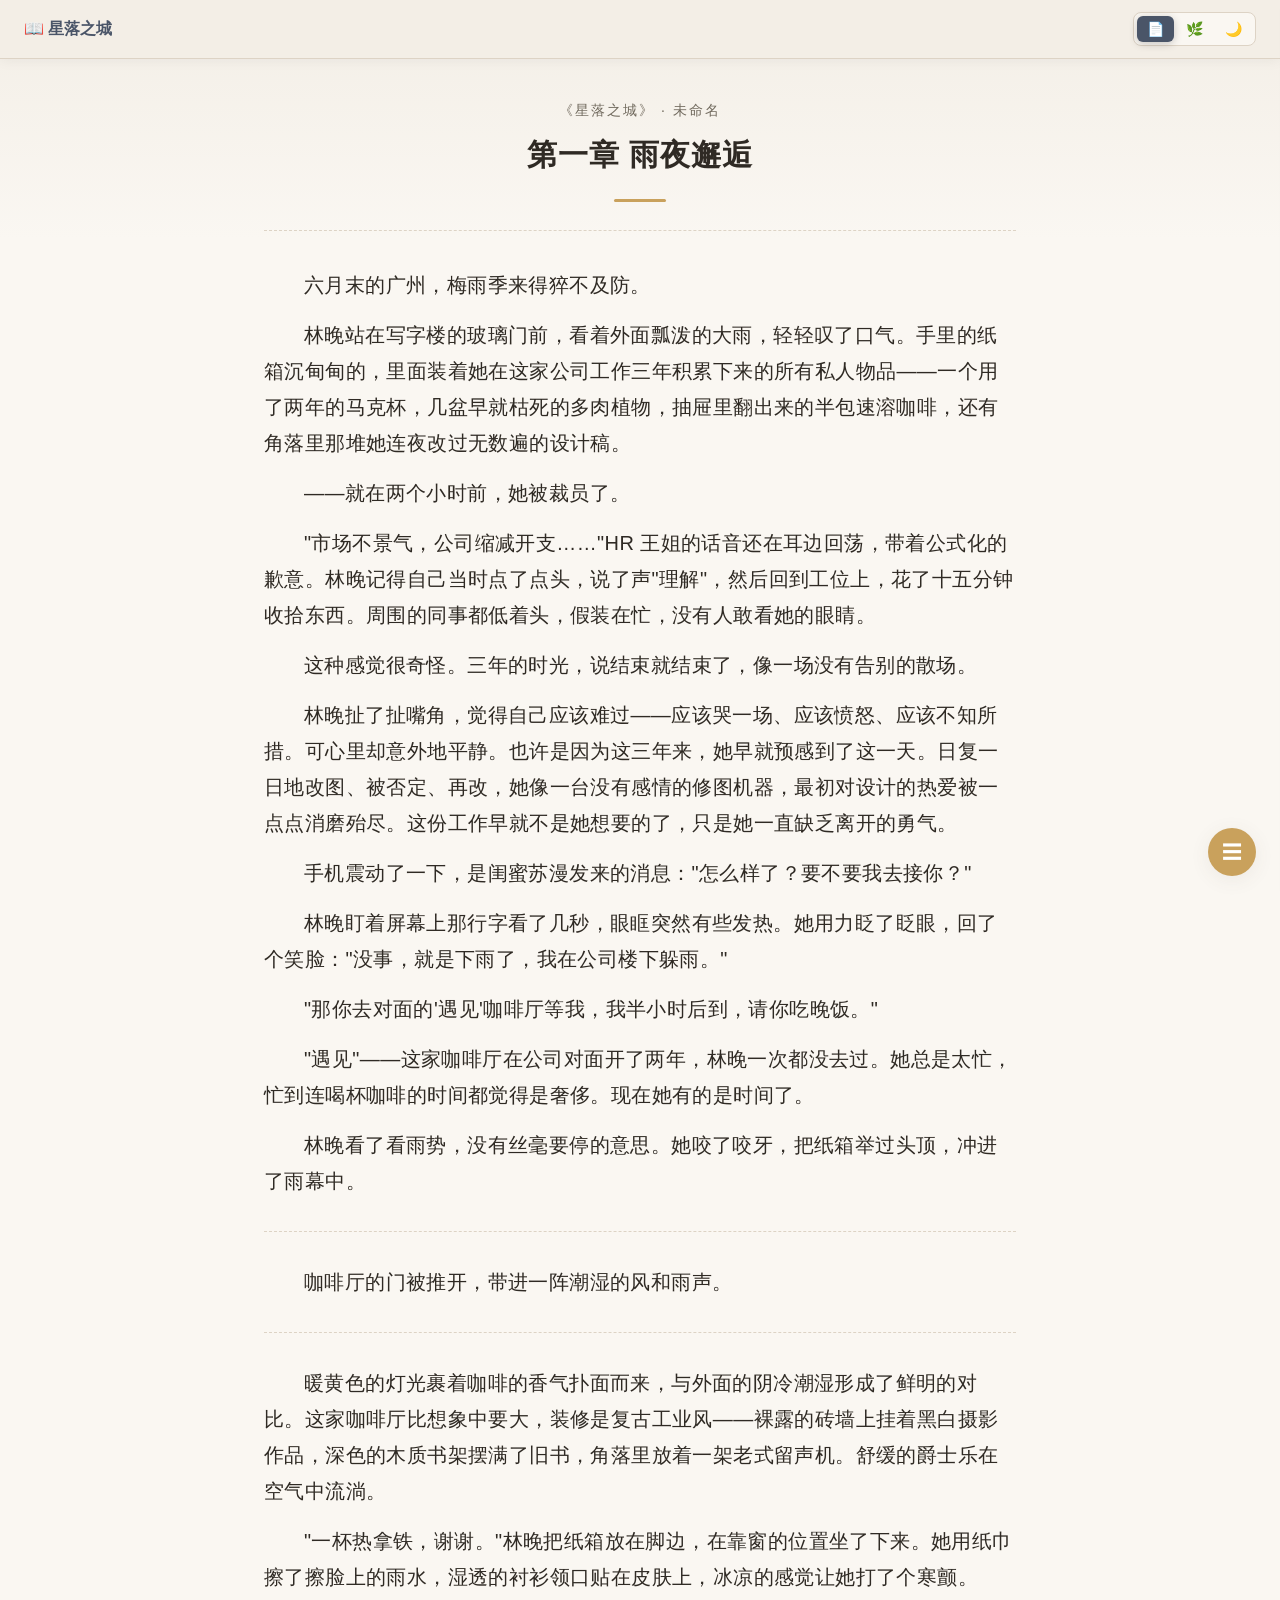
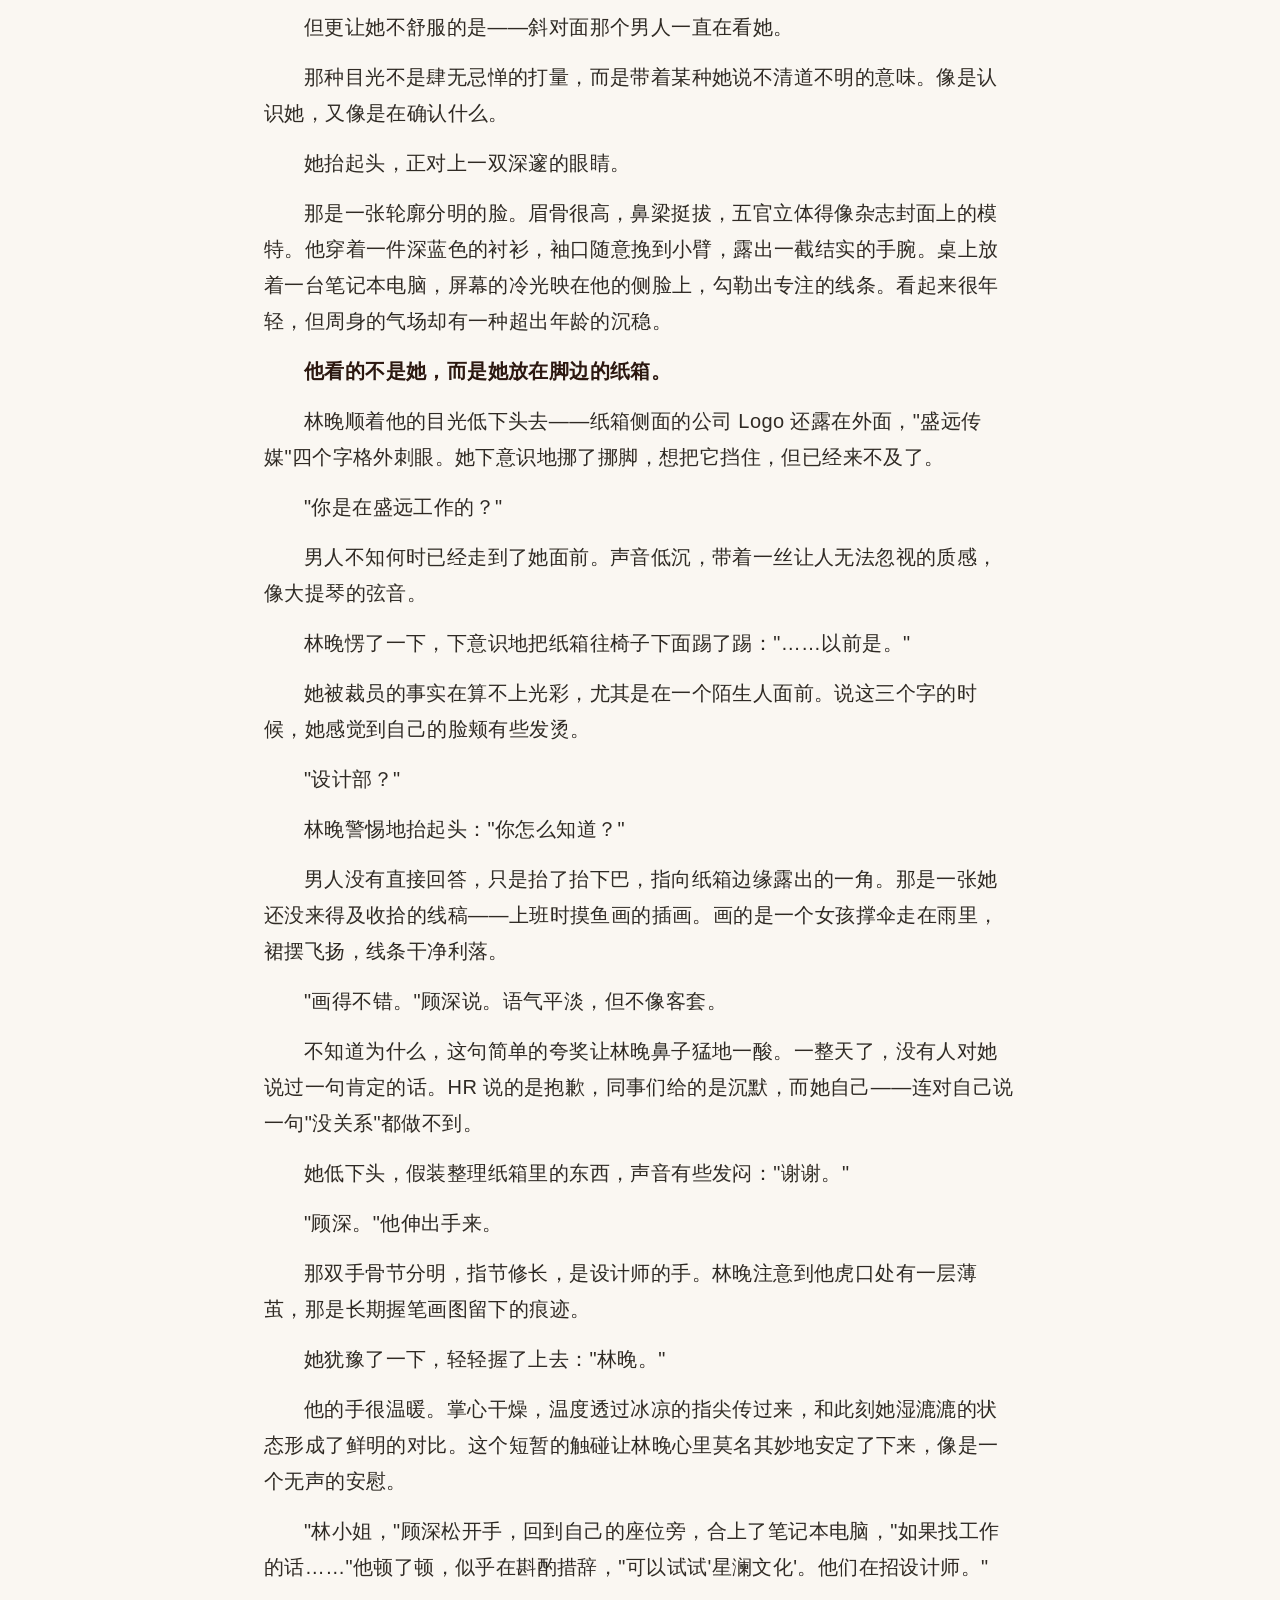
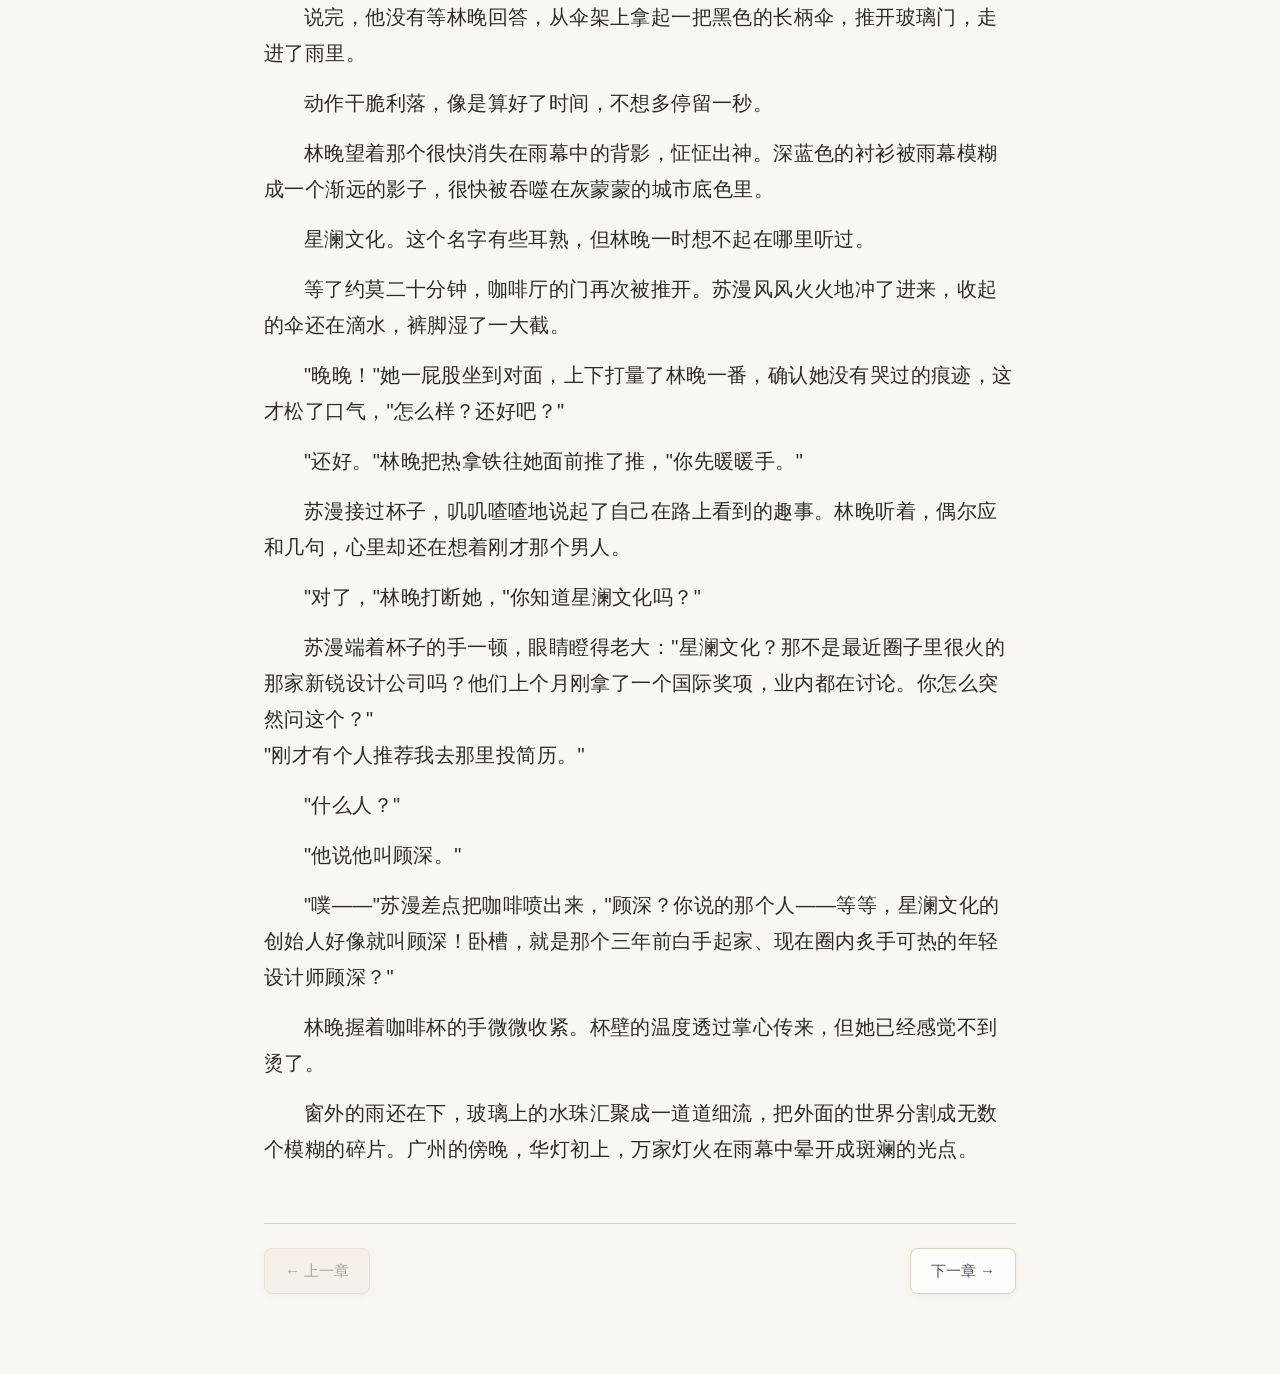
<file: reader.html>
<!DOCTYPE html>
<html lang="zh-CN" data-theme="paper">
<head>
<meta charset="UTF-8">
<meta name="viewport" content="width=device-width, initial-scale=1.0">
<title>阅读 - 星落之城</title>
<link rel="stylesheet" href="css/style.css">
<style>
html,body{overflow:auto;height:auto}
body{background:var(--bg-primary);background-image:linear-gradient(180deg,var(--bg-secondary) 0,var(--bg-primary) 240px);background-repeat:no-repeat;background-attachment:fixed}
.topbar{position:sticky;top:0;z-index:100;background:var(--bg-secondary);border-bottom:1px solid var(--border-color);padding:12px 24px;display:flex;align-items:center;justify-content:space-between;box-shadow:0 2px 12px rgba(0,0,0,.05)}
.brand{font-size:16px;font-weight:700;color:var(--accent);text-decoration:none;transition:color .2s ease;font-family:var(--font-serif)}
.brand:hover{color:var(--accent-hover)}
.container{max-width:800px;margin:0 auto;padding:40px 24px 80px}
.head{text-align:center;margin-bottom:36px;padding-bottom:28px;border-bottom:1px dashed var(--border-color);position:relative}
.head::after{content:'';display:block;width:52px;height:3px;border-radius:2px;background:var(--accent-secondary);margin:20px auto 0}
.book{font-size:14px;color:var(--text-muted);margin-bottom:10px;letter-spacing:2px}
.title{font-size:30px;font-weight:700;color:var(--text-primary);letter-spacing:1px;font-family:var(--font-serif)}
.content{font-size:20px;line-height:1.8;letter-spacing:.4px;color:var(--text-primary);word-break:break-word;font-family:var(--font-sans)}
.content>p{text-indent:2em;margin:.7em 0}
.content h1{font-size:26px;margin:36px 0 18px;padding-bottom:10px;border-bottom:2px solid var(--border-color);color:var(--text-primary)}
.content h2{font-size:22px;margin:30px 0 14px;color:var(--text-primary)}
.content h3{font-size:19px;margin:24px 0 12px;color:var(--text-primary)}
.content p{margin:14px 0}
.content strong{color:var(--strong-color);font-weight:600}
.content em{color:var(--em-color)}
.content blockquote{border-left:none;padding:14px 20px;margin:18px 0;background:var(--bg-card);border:1px solid var(--border-color);border-radius:6px;color:var(--text-secondary);font-style:italic}
.content blockquote>p{text-indent:0}
.content ul,.content ol{margin:14px 0;padding-left:32px}
.content li{margin:6px 0;line-height:1.9}
.content hr{border:none;border-top:1px dashed var(--border-color);margin:32px 0}
.content code{background:var(--bg-card);padding:2px 8px;border-radius:4px;font-family:var(--font-mono);font-size:15px;color:var(--code-color)}
.content pre{background:var(--bg-card);padding:18px 24px;border-radius:6px;overflow-x:auto;margin:18px 0;border:1px solid var(--border-color)}
.content pre code{background:none;padding:0;color:inherit}
.content a{color:var(--accent);text-decoration:none;border-bottom:1px solid transparent;transition:all .2s ease}
.content a:hover{text-decoration:underline}
.content table{width:100%;border-collapse:collapse;margin:14px 0}
.content th,.content td{padding:10px 14px;border:1px solid var(--border-color);text-align:left}
.content th{background:var(--bg-card);font-weight:600}
.content img{max-width:100%;border-radius:8px;margin:1em auto;display:block;box-shadow:0 2px 12px rgba(0,0,0,.08)}
.nav{display:flex;justify-content:space-between;gap:12px;margin-top:56px;padding-top:24px;border-top:1px solid var(--border-color)}
.nav a{color:var(--accent);text-decoration:none;font-size:15px;padding:10px 20px;border-radius:8px;background:var(--bg-card);border:1px solid var(--border-color);transition:all .25s ease;box-shadow:0 2px 8px rgba(0,0,0,.05)}
.nav a:hover{background:var(--bg-hover);transform:translateY(-2px);box-shadow:0 4px 12px rgba(0,0,0,.08)}
.nav a.disabled{color:var(--text-muted);pointer-events:none;opacity:.6;background:var(--bg-secondary)}
.toc-panel{position:fixed;top:0;right:-300px;width:280px;height:100vh;background:var(--bg-secondary);border-left:1px solid var(--border-color);padding:20px;overflow-y:auto;transition:right .3s ease;z-index:200;box-shadow:-4px 0 20px rgba(0,0,0,.08)}
.toc-panel.open{right:0}
.toc-panel h3{font-size:15px;margin-bottom:12px;color:var(--text-primary);padding-bottom:10px;border-bottom:1px solid var(--border-color)}
.toc-panel .toc-item{display:block;padding:9px 10px;border-radius:6px;color:var(--text-secondary);text-decoration:none;font-size:14px;transition:all .2s;white-space:nowrap;overflow:hidden;text-overflow:ellipsis}
.toc-panel .toc-item:hover{background:var(--bg-hover);color:var(--text-primary);padding-left:14px}
.toc-panel .toc-item.active{background:var(--bg-tertiary);color:var(--accent);font-weight:600;border-radius:6px}
.fab{position:fixed;bottom:24px;right:24px;width:48px;height:48px;border-radius:50%;background:var(--accent-secondary);color:#fff;border:none;font-size:20px;cursor:pointer;box-shadow:var(--shadow);z-index:150;transition:all .25s ease}
.fab:hover{transform:scale(1.1) rotate(4deg);background:#b88a4a}
.fab:active{transform:scale(.95)}
.empty{text-align:center;color:var(--text-muted);padding:80px 20px;font-size:16px}
@media(max-width:768px){
.topbar{padding:10px 16px}
.container{padding:24px 16px 60px}
.title{font-size:24px}
.content{font-size:17px;line-height:1.9}
.nav a{flex:1;text-align:center}
.toc-panel{width:240px}
}
@media (prefers-reduced-motion: reduce){
*{transition:none!important;animation:none!important}
}
</style>
</head>
<body>
<div class="topbar">
<a class="brand" href="reader.html">📖 星落之城</a>
<div class="theme-switch">
<button class="theme-btn active" data-theme="paper" title="暖纸">📄</button>
<button class="theme-btn" data-theme="green" title="护眼绿">🌿</button>
<button class="theme-btn" data-theme="dark" title="暗夜">🌙</button>
</div>
</div>
<div class="container">
<div class="head">
<div class="book" id="bookTitle"></div>
<div class="title" id="chapterTitle">加载中...</div>
</div>
<div class="content" id="content"><div class="empty">正在加载内容...</div></div>
<div class="nav">
<a href="#" id="prevBtn" class="disabled">← 上一章</a>
<a href="#" id="nextBtn" class="disabled">下一章 →</a>
</div>
</div>
<button class="fab" id="tocFab" title="目录">☰</button>
<div class="toc-panel" id="tocPanel">
<h3>📖 目录</h3>
<div id="tocList"></div>
</div>
<!-- 浮动快捷按钮 -->
<button class="back-to-top" id="backToTop2" title="回到顶部" onclick="window.scrollTo({top:0,behavior:'smooth'})">↑</button>
<button class="back-to-bottom" id="backToBottom2" title="跳到底部" onclick="window.scrollTo({top:document.body.scrollHeight,behavior:'smooth'})">↓</button>
<script src="data/novel.js?v=20260810-0114"></script>
<script src="js/config.js?v=20260810-0114"></script>
<script src="js/markdown.js?v=20260810-0114"></script>
<script src="js/reader.js"></script>
<script>
    var btt2 = document.getElementById('backToTop2');
    var btb2 = document.getElementById('backToBottom2');
    window.addEventListener('scroll', function() {
        var scrollY = window.scrollY;
        var isBottom = scrollY + window.innerHeight >= document.documentElement.scrollHeight - 100;
        btt2.classList.toggle('visible', scrollY > 300);
        btb2.classList.toggle('visible', scrollY > 300 && !isBottom);
    });
</script>
</body>
</html>
</file>
<file: css/style.css>
/* ========== Reset & Base ========== */
*, *::before, *::after {
    margin: 0;
    padding: 0;
    box-sizing: border-box;
}

:root {
    --radius: 8px;
    --radius-sm: 4px;
    --transition: all 0.25s ease;
    --sidebar-width: 280px;
    --toolbar-height: 60px;
    --font-mono: 'Cascadia Code', 'Fira Code', 'JetBrains Mono', Consolas, monospace;
    --font-sans: -apple-system, BlinkMacSystemFont, 'Segoe UI', 'PingFang SC', 'Hiragino Sans GB', 'Microsoft YaHei', sans-serif;
    --font-serif: Georgia, 'Noto Serif SC', 'Songti SC', 'SimSun', serif;
}

/* ========== Theme: Dark (Default) ========== */
[data-theme="dark"] {
    --bg-primary: #1a1a2e;
    --bg-secondary: #16213e;
    --bg-tertiary: #0f3460;
    --bg-card: #1e2746;
    --bg-hover: #253255;
    --text-primary: #e8e8e8;
    --text-secondary: #a0aec0;
    --text-muted: #636e7f;
    --accent: #e94560;
    --accent-hover: #ff6b81;
    --accent-secondary: #0f3460;
    --border-color: #2a3a5c;
    --shadow: 0 4px 20px rgba(0, 0, 0, 0.3);
    --code-color: #e6c384;
    --strong-color: #f0e6d3;
    --em-color: #d4c5a9;
}

/* ========== Theme: Green Eye-Care ========== */
[data-theme="green"] {
    --bg-primary: #e8f5e9;
    --bg-secondary: #dcedc8;
    --bg-tertiary: #c8e6c9;
    --bg-card: #f1f8e9;
    --bg-hover: #d0e0d0;
    --text-primary: #2e4632;
    --text-secondary: #4a5d4e;
    --text-muted: #7a8b7d;
    --accent: #2e7d32;
    --accent-hover: #388e3c;
    --accent-secondary: #a5d6a7;
    --border-color: #b8d0b8;
    --shadow: 0 4px 20px rgba(46, 125, 50, 0.15);
    --code-color: #558b2f;
    --strong-color: #1b5e20;
    --em-color: #33691e;
}

/* ========== Theme: Paper 暖纸 ========== */
[data-theme="paper"] {
    --bg-primary: #faf7f2;
    --bg-secondary: #f3eee6;
    --bg-tertiary: #eae3d8;
    --bg-card: #fffdf9;
    --bg-hover: #ece5d9;
    --text-primary: #2f2a24;
    --text-secondary: #5c544b;
    --text-muted: #716a5e;
    --accent: #4a5568;
    --accent-hover: #5a6b80;
    --accent-secondary: #c9a15c;
    --border-color: #ddd3c5;
    --shadow: 0 4px 20px rgba(90, 80, 60, 0.08);
    --code-color: #b7410e;
    --strong-color: #2c1810;
    --em-color: #8a6d3b;
}

html, body {
    height: 100%;
    overflow: hidden;
}

body {
    font-family: var(--font-sans);
    background: var(--bg-primary);
    color: var(--text-primary);
    display: flex;
    flex-direction: column;
    line-height: 1.6;
    transition: background-color 0.3s ease, color 0.3s ease;
    -webkit-font-smoothing: antialiased;
    -moz-osx-font-smoothing: grayscale;
    text-rendering: optimizeLegibility;
}

/* ========== Selection & Focus ========== */
::selection {
    background: var(--accent);
    color: #fff;
}

:focus-visible {
    outline: 2px solid var(--accent);
    outline-offset: 2px;
}

/* ========== Scrollbar ========== */
::-webkit-scrollbar {
    width: 6px;
    height: 6px;
}

::-webkit-scrollbar-track {
    background: transparent;
}

::-webkit-scrollbar-thumb {
    background: var(--border-color);
    border-radius: 3px;
}

::-webkit-scrollbar-thumb:hover {
    background: var(--text-muted);
}

/* ========== Toolbar ========== */
.toolbar {
    height: var(--toolbar-height);
    background: var(--bg-secondary);
    border-bottom: 1px solid var(--border-color);
    display: flex;
    align-items: center;
    justify-content: space-between;
    padding: 0 20px;
    flex-shrink: 0;
    z-index: 100;
}

.app-title {
    font-size: 18px;
    font-weight: 700;
    color: var(--accent);
    letter-spacing: 1px;
    font-family: var(--font-serif);
}

.book-title-display {
    font-size: 14px;
    color: var(--text-muted);
    margin-left: 12px;
    padding-left: 12px;
    border-left: 1px solid var(--border-color);
    font-weight: 400;
    max-width: 200px;
    overflow: hidden;
    text-overflow: ellipsis;
    white-space: nowrap;
}

.toolbar-left,
.toolbar-center,
.toolbar-right {
    display: flex;
    align-items: center;
    gap: 12px;
}

.toolbar-center {
    position: absolute;
    left: 50%;
    transform: translateX(-50%);
}

/* ========== Theme Switch ========== */
.theme-switch {
    display: flex;
    background: var(--bg-primary);
    border-radius: var(--radius);
    padding: 3px;
    border: 1px solid var(--border-color);
    gap: 2px;
}

.theme-btn {
    padding: 6px 10px;
    border: none;
    background: transparent;
    color: var(--text-secondary);
    font-size: 14px;
    cursor: pointer;
    border-radius: 6px;
    transition: var(--transition);
    font-family: var(--font-sans);
    font-weight: 500;
    line-height: 1;
}

.theme-btn:hover {
    color: var(--text-primary);
    background: var(--bg-hover);
}

.theme-btn.active {
    background: var(--accent);
    color: #fff;
    box-shadow: 0 2px 8px rgba(0, 0, 0, 0.2);
}

/* ========== Mode Switch ========== */
.mode-switch {
    display: flex;
    background: var(--bg-primary);
    border-radius: var(--radius);
    padding: 3px;
    border: 1px solid var(--border-color);
}

.mode-btn {
    padding: 6px 20px;
    border: none;
    background: transparent;
    color: var(--text-secondary);
    font-size: 14px;
    cursor: pointer;
    border-radius: 6px;
    transition: var(--transition);
    font-family: var(--font-sans);
    font-weight: 500;
}

.mode-btn:hover {
    color: var(--text-primary);
    background: var(--bg-hover);
}

.mode-btn.active {
    background: var(--accent);
    color: #fff;
    box-shadow: 0 2px 8px rgba(0, 0, 0, 0.25);
}

/* ========== Buttons ========== */
.btn {
    padding: 8px 16px;
    border: none;
    border-radius: var(--radius-sm);
    font-size: 13px;
    font-weight: 500;
    cursor: pointer;
    transition: var(--transition);
    font-family: var(--font-sans);
    white-space: nowrap;
    position: relative;
}

.btn:active {
    transform: scale(0.96);
}

.btn-primary {
    background: var(--accent);
    color: #fff;
}

.btn-primary:hover {
    background: var(--accent-hover);
    box-shadow: 0 2px 10px rgba(74, 85, 104, 0.25);
    transform: translateY(-1px);
}

.btn-secondary {
    background: var(--bg-tertiary);
    color: var(--text-secondary);
    border: 1px solid var(--border-color);
}

.btn-secondary:hover {
    background: var(--bg-hover);
    color: var(--text-primary);
}

/* 保存 = 主操作，收敛到暖纸靛灰蓝，与其他主操作统一 */
.btn-save {
    background: var(--accent);
    color: #fff;
}

.btn-save:hover {
    background: var(--accent-hover);
    box-shadow: 0 2px 10px rgba(74, 85, 104, 0.25);
    transform: translateY(-1px);
}

/* 中性操作（导出/刷新/图片）→ 暖灰，去高饱和 */
.btn-refresh,
.btn-image {
    background: var(--bg-tertiary);
    color: var(--text-secondary);
    border: 1px solid var(--border-color);
}

.btn-refresh:hover,
.btn-image:hover {
    background: var(--bg-hover);
    color: var(--text-primary);
}

.btn-refresh:active {
    transform: scale(0.96);
}

/* 危险操作（删图/删除）→ 降饱和赭红，贴近暖纸调性 */
.btn-remove-images,
.btn-danger {
    background: #9c5340;
    color: #fff;
}

.btn-remove-images:hover,
.btn-danger:hover {
    background: #ad6a50;
    box-shadow: 0 2px 10px rgba(156, 83, 64, 0.25);
    transform: translateY(-1px);
}

.btn-sm {
    padding: 4px 10px;
    font-size: 12px;
}

.btn-icon {
    padding: 6px 8px;
    background: transparent;
    border: none;
    color: var(--text-muted);
    cursor: pointer;
    border-radius: var(--radius-sm);
    transition: var(--transition);
    font-size: 14px;
    opacity: 0;
}

.chapter-item:hover .btn-icon {
    opacity: 1;
}

.btn-icon:hover {
    color: var(--text-primary);
    background: var(--bg-hover);
}

.btn-icon.danger:hover {
    color: var(--accent);
}

/* ========== Main Container ========== */
.main-container {
    display: flex;
    flex: 1;
    overflow: hidden;
}

/* ========== Sidebar ========== */
.sidebar {
    width: var(--sidebar-width);
    background: var(--bg-secondary);
    border-right: 1px solid var(--border-color);
    display: flex;
    flex-direction: column;
    flex-shrink: 0;
}

.sidebar-header {
    display: flex;
    align-items: center;
    justify-content: space-between;
    padding: 16px 18px 12px;
    border-bottom: 1px solid var(--border-color);
}

.sidebar-header h2 {
    font-size: 16px;
    font-weight: 600;
}

.chapter-count {
    font-size: 12px;
    color: var(--text-muted);
    background: var(--bg-primary);
    padding: 2px 10px;
    border-radius: 12px;
}

.chapter-list {
    flex: 1;
    overflow-y: auto;
    padding: 8px;
}

.chapter-item {
    display: flex;
    align-items: center;
    padding: 10px 12px;
    border-radius: var(--radius-sm);
    cursor: pointer;
    transition: var(--transition);
    margin-bottom: 2px;
    gap: 8px;
    user-select: none;
}

.chapter-item:hover {
    background: var(--bg-hover);
}

.chapter-item.active {
    background: var(--bg-tertiary);
    box-shadow: inset 0 0 0 1px var(--border-color);
    position: relative;
}

.chapter-item.active::before {
    content: '';
    position: absolute;
    left: 8px;
    top: 50%;
    transform: translateY(-50%);
    width: 5px;
    height: 5px;
    border-radius: 50%;
    background: var(--accent-secondary);
}

.chapter-item.active .chapter-number {
    margin-left: 9px;
}

.chapter-item.active .chapter-name {
    color: var(--text-primary);
    font-weight: 600;
}

.chapter-number {
    color: var(--text-muted);
    font-size: 12px;
    min-width: 20px;
    text-align: right;
    font-family: var(--font-mono);
}

.chapter-name {
    flex: 1;
    font-size: 14px;
    color: var(--text-secondary);
    overflow: hidden;
    text-overflow: ellipsis;
    white-space: nowrap;
}

.chapter-item-actions {
    display: flex;
    gap: 2px;
    margin-left: auto;
}

/* ========== Content Area ========== */
.content-area {
    flex: 1;
    display: flex;
    flex-direction: column;
    overflow: hidden;
    background: var(--bg-primary);
}

.chapter-title-bar {
    padding: 16px 24px 12px;
    border-bottom: 1px solid var(--border-color);
    flex-shrink: 0;
}

.chapter-title-input {
    width: 100%;
    background: transparent;
    border: none;
    color: var(--text-primary);
    font-size: 22px;
    font-weight: 700;
    font-family: var(--font-serif);
    outline: none;
    padding: 4px 0;
}

.chapter-title-input::placeholder {
    color: var(--text-muted);
}

/* ========== Editor Panel ========== */
.editor-panel {
    flex: 1;
    display: flex;
    flex-direction: column;
    overflow: hidden;
}

.editor-textarea {
    flex: 1;
    width: 100%;
    background: transparent;
    border: none;
    color: var(--text-primary);
    font-size: 18px;
    line-height: 1.9;
    padding: 24px 32px;
    font-family: var(--font-sans);
    resize: none;
    outline: none;
    overflow-y: auto;
    letter-spacing: 0.3px;
    caret-color: var(--accent);
}

.editor-textarea::placeholder {
    color: var(--text-muted);
    font-style: italic;
}

.editor-statusbar {
    display: flex;
    gap: 20px;
    padding: 8px 24px;
    background: var(--bg-secondary);
    border-top: 1px solid var(--border-color);
    font-size: 12px;
    color: var(--text-muted);
    font-family: var(--font-mono);
    flex-shrink: 0;
}

/* ========== Preview Panel ========== */
.preview-panel {
    flex: 1;
    overflow-y: auto;
    padding: 24px 32px;
}

.preview-content {
    max-width: 820px;
    margin: 0 auto;
    min-height: 100%;
    font-size: 17px;
    line-height: 1.9;
    letter-spacing: 0.3px;
    font-family: var(--font-sans);
}

.preview-placeholder {
    color: var(--text-muted);
    text-align: center;
    padding: 60px 0;
    font-size: 16px;
    font-family: var(--font-sans);
}

/* ========== Preview Markdown Styles ========== */
.preview-content h1 {
    font-size: 28px;
    font-weight: 700;
    margin: 24px 0 16px;
    padding-bottom: 8px;
    border-bottom: 2px solid var(--border-color);
    color: var(--text-primary);
}

.preview-content h2 {
    font-size: 22px;
    font-weight: 600;
    margin: 20px 0 12px;
    color: var(--text-primary);
}

.preview-content h3 {
    font-size: 18px;
    font-weight: 600;
    margin: 16px 0 10px;
    color: var(--text-primary);
}

.preview-content h4,
.preview-content h5,
.preview-content h6 {
    font-size: 16px;
    font-weight: 600;
    margin: 14px 0 8px;
    color: var(--text-primary);
}

.preview-content p {
    margin: 10px 0;
    line-height: 1.8;
    font-size: 18px;
}

.preview-content strong {
    font-weight: 600;
    color: var(--strong-color);
}

.preview-content em {
    font-style: italic;
    color: var(--em-color);
}

.preview-content blockquote {
    border-left: none;
    padding: 14px 20px;
    margin: 14px 0;
    background: var(--bg-card);
    border: 1px solid var(--border-color);
    border-radius: var(--radius-sm);
    color: var(--text-secondary);
    font-style: italic;
}

.preview-content blockquote p {
    margin: 4px 0;
}

.preview-content ul,
.preview-content ol {
    margin: 10px 0;
    padding-left: 28px;
}

.preview-content li {
    margin: 4px 0;
    line-height: 1.7;
}

.preview-content hr {
    border: none;
    border-top: 1px solid var(--border-color);
    margin: 24px 0;
}

.preview-content code {
    background: var(--bg-card);
    padding: 2px 8px;
    border-radius: 4px;
    font-family: var(--font-mono);
    font-size: 14px;
    color: var(--code-color);
}

.preview-content pre {
    background: var(--bg-card);
    padding: 16px 20px;
    border-radius: var(--radius-sm);
    overflow-x: auto;
    margin: 14px 0;
    border: 1px solid var(--border-color);
}

.preview-content pre code {
    background: none;
    padding: 0;
    border-radius: 0;
    color: inherit;
}

.preview-content a {
    color: var(--accent);
    text-decoration: none;
}

.preview-content a:hover {
    text-decoration: underline;
}

.preview-content img {
    max-width: 100%;
    height: auto;
    border-radius: var(--radius-sm);
    margin: 14px auto;
    display: block;
    box-shadow: 0 2px 12px rgba(0,0,0,0.1);
    transition: transform 0.2s ease;
}

.preview-content img:hover {
    transform: scale(1.01);
}

.preview-content table {
    width: 100%;
    border-collapse: collapse;
    margin: 14px 0;
}

.preview-content th,
.preview-content td {
    padding: 10px 14px;
    border: 1px solid var(--border-color);
    text-align: left;
}

.preview-content th {
    background: var(--bg-card);
    font-weight: 600;
}

.preview-content tr:nth-child(even) {
    background: rgba(255, 255, 255, 0.02);
}

/* ========== Image Modal Tabs ========== */
.image-modal-tabs {
    display: flex;
    gap: 4px;
    margin-bottom: 16px;
    background: var(--bg-primary);
    border-radius: var(--radius-sm);
    padding: 3px;
    border: 1px solid var(--border-color);
}

.image-tab {
    flex: 1;
    padding: 8px 12px;
    border: none;
    background: transparent;
    color: var(--text-secondary);
    font-size: 14px;
    font-family: var(--font-sans);
    cursor: pointer;
    border-radius: 4px;
    transition: var(--transition);
    font-weight: 500;
}

.image-tab:hover {
    color: var(--text-primary);
    background: var(--bg-hover);
}

.image-tab.active {
    background: var(--accent);
    color: #fff;
    box-shadow: 0 2px 8px rgba(0,0,0,0.15);
}

.image-tab-content {
    min-height: 120px;
}

.image-tab-desc {
    color: var(--text-secondary);
    margin-bottom: 12px;
    font-size: 14px;
    line-height: 1.6;
}

.image-tab-hint {
    font-size: 12px;
    color: var(--text-muted);
    margin-top: 8px;
}

.image-preview-box {
    margin-top: 12px;
    padding: 12px;
    background: var(--bg-primary);
    border-radius: var(--radius-sm);
    border: 1px solid var(--border-color);
    text-align: center;
}

.image-preview-box img {
    max-width: 100%;
    max-height: 200px;
    border-radius: 4px;
    object-fit: contain;
}

.image-file-info {
    font-size: 12px;
    color: var(--text-muted);
    margin-top: 6px;
    word-break: break-all;
}

.image-url-preview-box {
    margin-top: 12px;
    padding: 12px;
    background: var(--bg-primary);
    border-radius: var(--radius-sm);
    border: 1px solid var(--border-color);
    text-align: center;
}

.image-url-preview-box img {
    max-width: 100%;
    max-height: 200px;
    border-radius: 4px;
    object-fit: contain;
}

.image-url-preview-box .url-preview-error {
    color: var(--accent);
    font-size: 13px;
    padding: 20px;
}

/* ========== Modal ========== */
.modal-overlay {
    position: fixed;
    top: 0;
    left: 0;
    right: 0;
    bottom: 0;
    background: rgba(0, 0, 0, 0.6);
    display: flex;
    align-items: center;
    justify-content: center;
    z-index: 1000;
    backdrop-filter: blur(4px);
    animation: overlayIn 0.2s ease;
}

.modal {
    background: var(--bg-secondary);
    border: 1px solid var(--border-color);
    border-radius: var(--radius);
    width: 400px;
    max-width: 90%;
    box-shadow: var(--shadow);
    animation: modalIn 0.25s ease;
}

.modal-header {
    display: flex;
    align-items: center;
    justify-content: space-between;
    padding: 16px 20px;
    border-bottom: 1px solid var(--border-color);
}

.modal-header h3 {
    font-size: 16px;
    font-weight: 600;
}

.modal-close {
    background: none;
    border: none;
    color: var(--text-muted);
    font-size: 22px;
    cursor: pointer;
    padding: 0 4px;
    transition: var(--transition);
}

.modal-close:hover {
    color: var(--text-primary);
}

.modal-body {
    padding: 20px;
}

.modal-body p {
    color: var(--text-secondary);
    font-size: 14px;
    line-height: 1.6;
}

.modal-input {
    width: 100%;
    padding: 10px 14px;
    background: var(--bg-primary);
    border: 1px solid var(--border-color);
    border-radius: var(--radius-sm);
    color: var(--text-primary);
    font-size: 14px;
    font-family: var(--font-sans);
    outline: none;
    transition: var(--transition);
}

.modal-input:focus {
    border-color: var(--accent);
}

.modal-footer {
    display: flex;
    justify-content: flex-end;
    gap: 10px;
    padding: 14px 20px;
    border-top: 1px solid var(--border-color);
}

/* ========== Responsive ========== */
@media (max-width: 900px) {
    .btn .btn-label {
        display: none;
    }

    .btn {
        padding: 8px 12px;
    }
}

@media (max-width: 768px) {
    :root {
        --sidebar-width: 220px;
    }

    .toolbar {
        padding: 0 12px;
    }

    .app-title {
        font-size: 15px;
    }

    .book-title-display {
        display: none;
    }

    .toolbar-center {
        position: static;
        transform: none;
    }

    .toolbar-left,
    .toolbar-right {
        gap: 6px;
    }

    .toolbar-right .theme-switch {
        margin-left: 4px;
    }

    .mode-btn {
        padding: 5px 12px;
        font-size: 13px;
    }

    .btn {
        padding: 6px 10px;
        font-size: 12px;
    }

    .chapter-title-input {
        font-size: 18px;
    }

    .editor-textarea {
        font-size: 15px;
        padding: 14px 16px;
    }

    .preview-panel {
        padding: 14px 16px;
    }

    .preview-content h1 {
        font-size: 22px;
    }

    .preview-content h2 {
        font-size: 18px;
    }

    .preview-content p {
        font-size: 14px;
    }
}

@media (max-width: 600px) {
    :root {
        --sidebar-width: 180px;
    }

    .sidebar-header h2 {
        font-size: 14px;
    }

    .chapter-name {
        font-size: 13px;
    }

    .btn-icon {
        opacity: 1;
        padding: 4px 6px;
    }

    .editor-statusbar {
        font-size: 11px;
        gap: 12px;
        padding: 6px 16px;
    }
}

/* ========== Animations ========== */
@keyframes fadeIn {
    from { opacity: 0; transform: translateY(4px); }
    to { opacity: 1; transform: translateY(0); }
}

@keyframes overlayIn {
    from { opacity: 0; }
    to { opacity: 1; }
}

@keyframes modalIn {
    from { opacity: 0; transform: translateY(12px) scale(0.96); }
    to { opacity: 1; transform: translateY(0) scale(1); }
}

.preview-content {
    animation: fadeIn 0.3s ease;
}

.chapter-item {
    animation: fadeIn 0.2s ease;
}

/* ========== Empty State ========== */
.empty-state {
    display: flex;
    flex-direction: column;
    align-items: center;
    justify-content: center;
    height: 100%;
    color: var(--text-muted);
    gap: 12px;
}

.empty-state-icon {
    font-size: 48px;
    opacity: 0.5;
}

.empty-state-text {
    font-size: 14px;
}

/* ========== Word Count Highlight ========== */
.editor-statusbar span {
    position: relative;
}

.editor-statusbar span::before {
    content: '';
    display: inline-block;
    width: 6px;
    height: 6px;
    border-radius: 50%;
    margin-right: 6px;
    vertical-align: middle;
}

.editor-statusbar span:nth-child(1)::before {
    background: var(--accent);
}

.editor-statusbar span:nth-child(2)::before {
    background: var(--accent-secondary);
}

.editor-statusbar span:nth-child(3)::before {
    background: #9c5340;
}

/* ========== Floating Action Buttons ========== */
.back-to-top,
.back-to-bottom {
    position: fixed;
    right: 28px;
    width: 44px;
    height: 44px;
    border-radius: 50%;
    border: none;
    background: var(--accent);
    color: #fff;
    font-size: 22px;
    font-weight: 700;
    line-height: 44px;
    text-align: center;
    cursor: pointer;
    box-shadow: 0 2px 12px rgba(0,0,0,.3);
    z-index: 999;
    opacity: 0;
    transform: translateY(16px);
    transition: opacity .3s ease, transform .3s ease, background .25s ease;
    pointer-events: none;
}
.back-to-top {
    bottom: 80px;
}
.back-to-bottom {
    bottom: 28px;
}
.back-to-top:hover,
.back-to-bottom:hover {
    background: var(--accent-hover);
    transform: translateY(16px) scale(1.1);
}
.back-to-top.visible,
.back-to-bottom.visible {
    opacity: 1;
    transform: translateY(0);
    pointer-events: auto;
}
</file>
